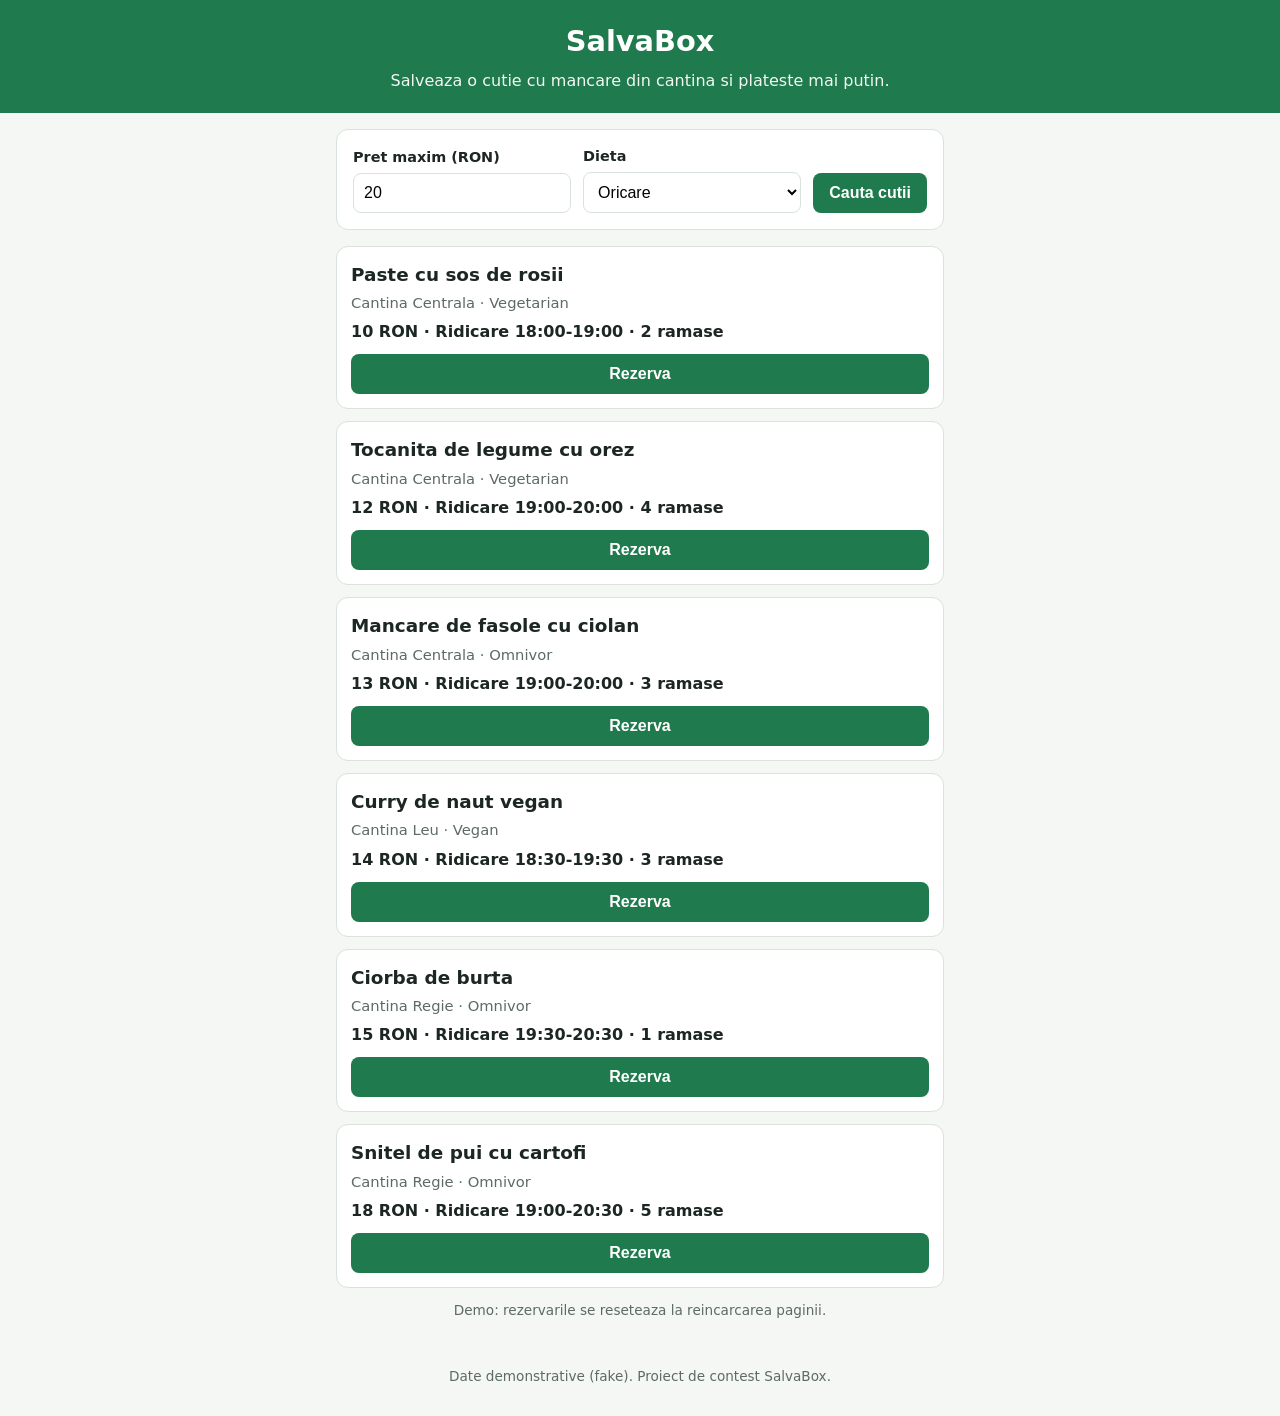
<file: docs/index.html>
<!doctype html>
<html lang="ro">
<head>
  <meta charset="utf-8">
  <meta name="viewport" content="width=device-width, initial-scale=1">
  <title>SalvaBox</title>
  <link rel="stylesheet" href="style.css">
</head>
<body>
  <header class="app-header">
    <h1 class="app-title">SalvaBox</h1>
    <p class="tagline">Salveaza o cutie cu mancare din cantina si plateste mai putin.</p>
  </header>

  <main class="app-main">
    <form id="filterForm" class="filters" autocomplete="off">
      <div class="field">
        <label for="maxPrice">Pret maxim (RON)</label>
        <input type="number" id="maxPrice" name="maxPrice" min="0" step="1" value="20" inputmode="numeric">
      </div>
      <div class="field">
        <label for="diet">Dieta</label>
        <select id="diet" name="diet">
          <option value="oricare">Oricare</option>
          <option value="vegetarian">Vegetarian</option>
          <option value="vegan">Vegan</option>
        </select>
      </div>
      <button type="submit" id="searchBtn" class="btn">Cauta cutii</button>
    </form>

    <section id="reservation" class="reservation" hidden></section>

    <p id="emptyState" class="empty-state" hidden>Nicio cutie pentru filtrul ales. Mareste pretul sau schimba dieta.</p>

    <ul id="results" class="results" aria-live="polite"></ul>

    <p id="demoReset" class="demo-reset">Demo: rezervarile se reseteaza la reincarcarea paginii.</p>
  </main>

  <footer class="app-footer">
    <p>Date demonstrative (fake). Proiect de contest SalvaBox.</p>
  </footer>

  <script src="app.js"></script>
</body>
</html>
</file>
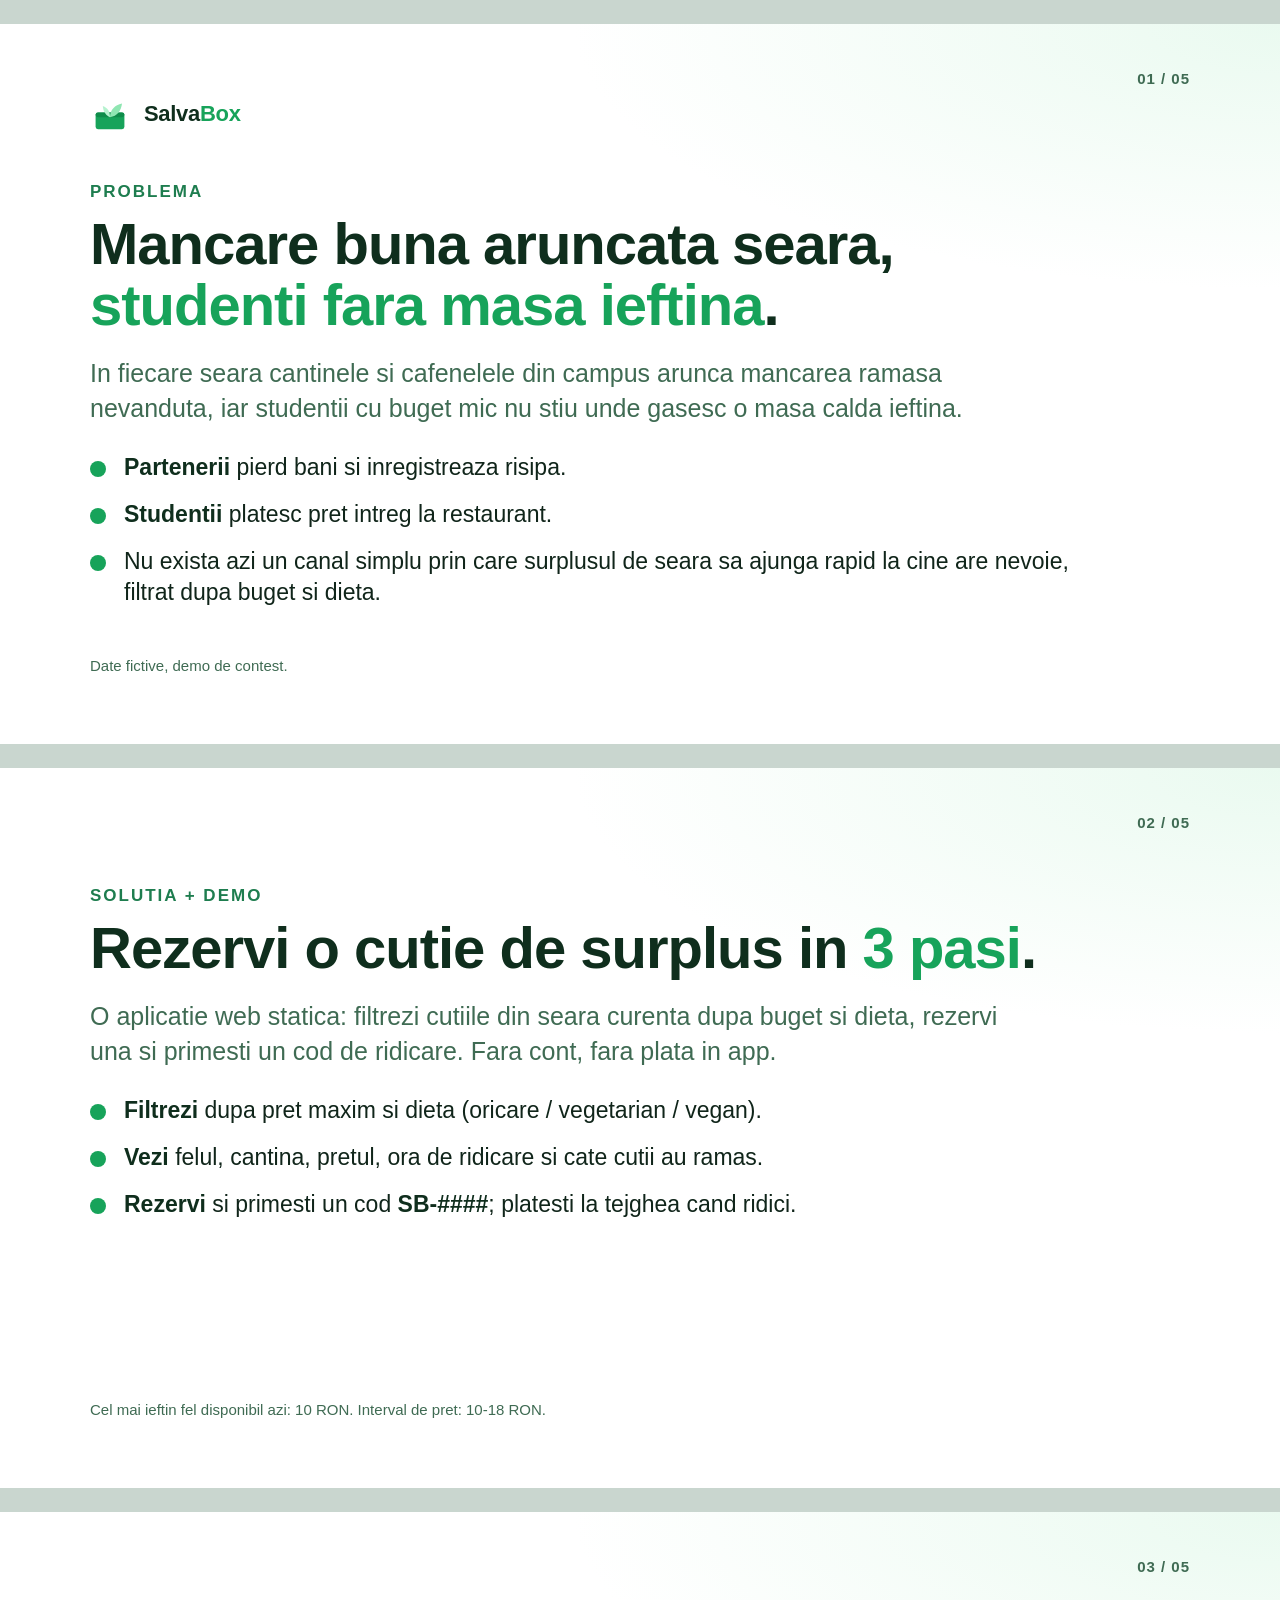
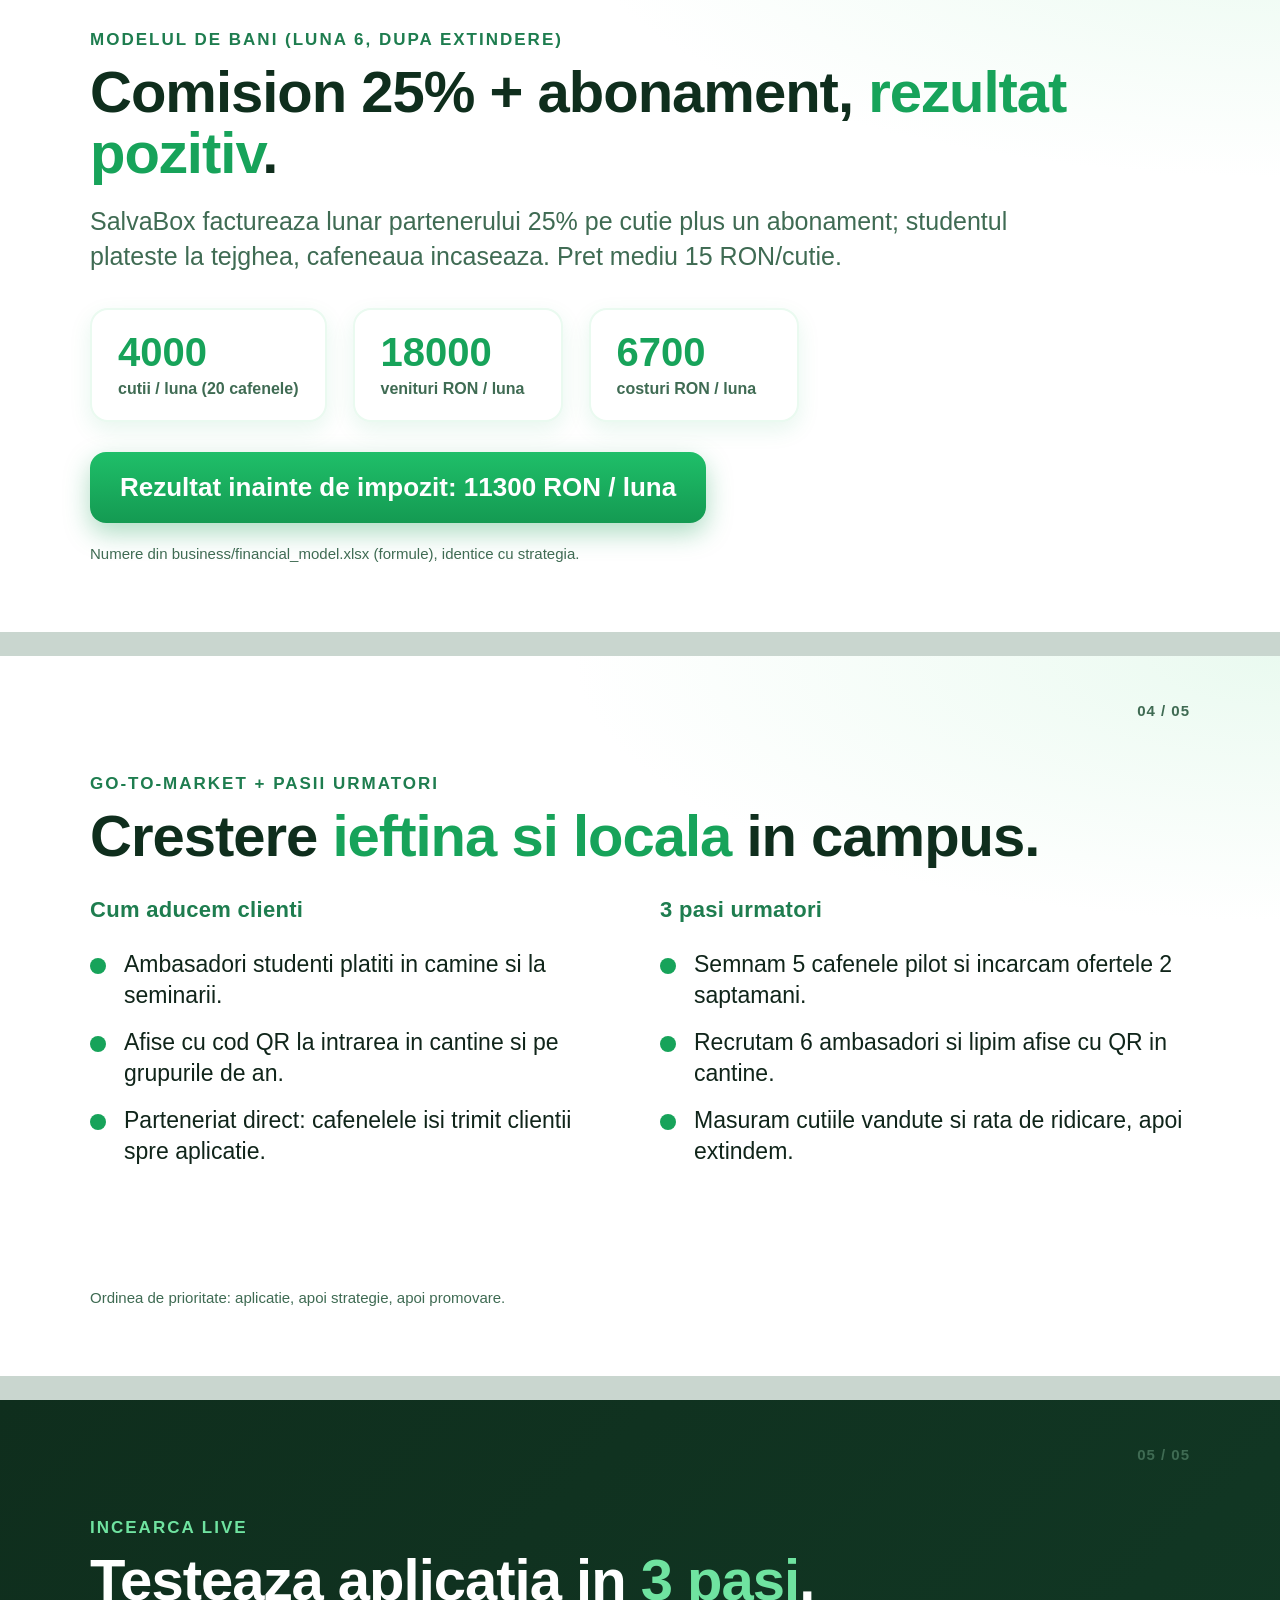
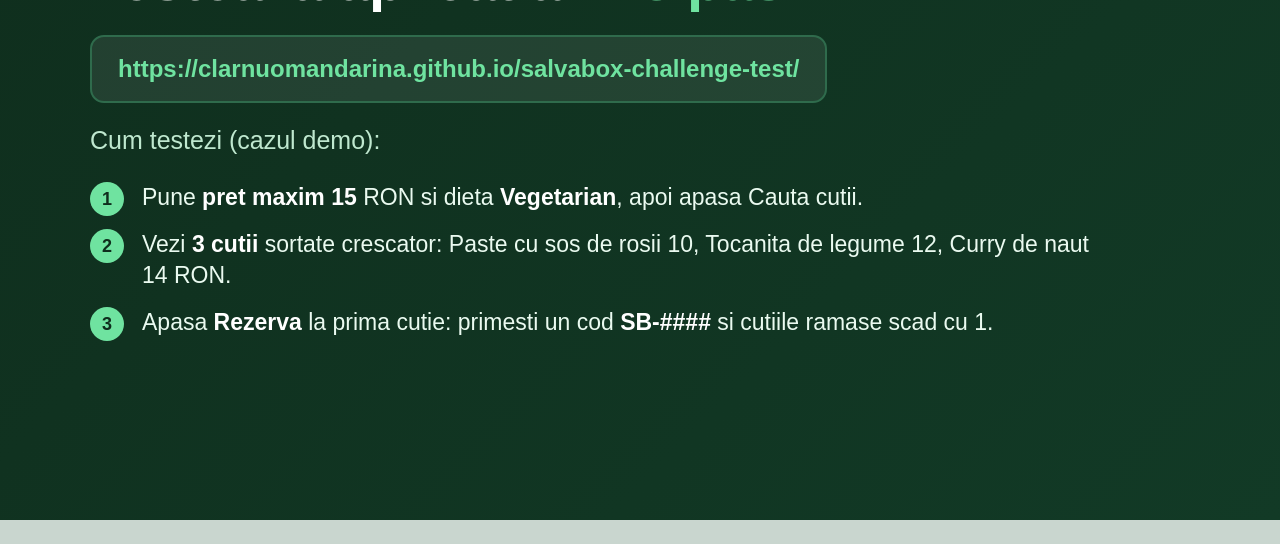
<file: business/pitch.html>
<!doctype html>
<html lang="ro">
<head>
<meta charset="utf-8">
<meta name="viewport" content="width=device-width, initial-scale=1">
<title>SalvaBox - Pitch (5 slides)</title>
<style>
  :root {
    --green: #1e7d4f;
    --green-dark: #0f2e1d;
    --green-mid: #17a35a;
    --green-soft: #eafaf0;
    --ink: #10251a;
    --muted: #3f6b53;
  }
  @page { size: 1280px 720px; margin: 0 }
  * { margin: 0; padding: 0; box-sizing: border-box }
  html, body {
    background: #c9d6cf;
    font-family: "Segoe UI", "Helvetica Neue", Arial, sans-serif;
    color: var(--ink);
    -webkit-print-color-adjust: exact;
    print-color-adjust: exact;
  }
  .deck { display: flex; flex-direction: column; align-items: center; gap: 24px; padding: 24px 0 }
  .slide {
    position: relative;
    width: 1280px;
    height: 720px;
    overflow: hidden;
    background:
      radial-gradient(120% 80% at 100% 0%, var(--green-soft) 0%, #ffffff 46%),
      linear-gradient(180deg, #ffffff 0%, #f3fbf6 100%);
    padding: 70px 90px;
    display: flex;
    flex-direction: column;
    break-after: page;
    -webkit-print-color-adjust: exact;
    print-color-adjust: exact;
  }
  .slide:last-child { break-after: auto }
  .brand {
    display: flex; align-items: center; gap: 14px;
    font-size: 22px; font-weight: 800; letter-spacing: -0.3px; color: var(--green-dark);
  }
  .brand .mark { width: 40px; height: 40px; flex: 0 0 auto }
  .brand .accent { color: var(--green-mid) }
  .slide-no {
    position: absolute; top: 46px; right: 90px;
    font-size: 15px; font-weight: 700; color: var(--muted);
    letter-spacing: 1px;
  }
  .kicker {
    margin-top: 48px;
    font-size: 17px; font-weight: 700; text-transform: uppercase;
    letter-spacing: 2px; color: var(--green);
  }
  h1 {
    margin-top: 12px;
    font-size: 58px; font-weight: 800; line-height: 1.05;
    letter-spacing: -1px; color: var(--green-dark); max-width: 1000px;
  }
  h1 .hl { color: var(--green-mid) }
  .lead { margin-top: 20px; font-size: 25px; line-height: 1.4; color: var(--muted); max-width: 940px }
  ul { margin-top: 26px; list-style: none }
  li {
    position: relative; padding-left: 34px; margin-bottom: 16px;
    font-size: 23px; line-height: 1.35; color: var(--ink); max-width: 1000px;
  }
  li::before {
    content: ""; position: absolute; left: 0; top: 9px;
    width: 16px; height: 16px; border-radius: 50%;
    background: var(--green-mid);
  }
  li strong { color: var(--green-dark) }
  .cols { display: flex; gap: 40px; margin-top: 30px; flex: 1 1 auto }
  .col { flex: 1 1 0 }
  .col h2 { font-size: 22px; color: var(--green); margin-bottom: 14px; letter-spacing: .3px }

  .stat-row { display: flex; gap: 26px; margin-top: 34px; flex-wrap: wrap }
  .stat {
    background: #ffffff; border: 2px solid var(--green-soft);
    border-radius: 18px; padding: 22px 26px; min-width: 210px;
    box-shadow: 0 8px 22px rgba(23,163,90,.10);
  }
  .stat .n { font-size: 40px; font-weight: 800; color: var(--green-mid); line-height: 1 }
  .stat .l { margin-top: 8px; font-size: 16px; color: var(--muted); font-weight: 600 }
  .result {
    margin-top: 30px; align-self: flex-start;
    background: linear-gradient(180deg, #1fbf69 0%, #149a52 100%);
    color: #fff; border-radius: 16px; padding: 20px 30px;
    font-size: 26px; font-weight: 800;
    box-shadow: 0 10px 26px rgba(20,154,82,.35);
  }
  .note { margin-top: auto; font-size: 15px; color: var(--muted) }

  .demo-slide { background: linear-gradient(135deg, var(--green-dark) 0%, #123a26 100%); color: #eafaf0 }
  .demo-slide .kicker { color: #6fe3a0 }
  .demo-slide h1 { color: #ffffff }
  .demo-slide h1 .hl { color: #6fe3a0 }
  .demo-slide .lead { color: #bfe8cf }
  .demo-slide li { color: #eafaf0 }
  .demo-slide li strong { color: #ffffff }
  .demo-slide li::before { background: #6fe3a0 }
  .url-box {
    margin-top: 24px; align-self: flex-start;
    background: rgba(255,255,255,.08);
    border: 2px solid #2f6b4c; border-radius: 14px;
    padding: 18px 26px; font-size: 24px; font-weight: 700; color: #6fe3a0;
    word-break: break-all;
  }
  .url-box a { color: inherit; text-decoration: none }
  ol { margin-top: 24px; padding-left: 0; list-style: none; counter-reset: step }
  ol li {
    position: relative; padding-left: 52px; margin-bottom: 16px;
    font-size: 23px; line-height: 1.35; counter-increment: step;
  }
  ol li::before {
    content: counter(step); position: absolute; left: 0; top: 0;
    width: 34px; height: 34px; border-radius: 50%;
    background: #6fe3a0; color: var(--green-dark);
    font-size: 18px; font-weight: 800; text-align: center; line-height: 34px;
  }

  /* Print: one .slide == exactly one 1280x720 page, no wrapper spacing. */
  @media print {
    html, body { background: #ffffff }
    .deck { display: block; gap: 0; padding: 0 }
    .slide {
      margin: 0;
      width: 1280px;
      height: 720px;
      page-break-after: always;
      break-after: page;
    }
    .slide:last-child { page-break-after: auto; break-after: auto }
  }
</style>
</head>
<body>
<div class="deck">

  <!-- Slide 1: Problema -->
  <section class="slide">
    <div class="brand">
      <svg class="mark" viewBox="0 0 100 100" role="img" aria-label="Sigla SalvaBox">
        <rect x="14" y="46" width="72" height="42" rx="6" fill="#17a35a"/>
        <rect x="14" y="46" width="72" height="12" rx="6" fill="#0f8c4a"/>
        <path d="M50 58 C50 40 62 28 80 24 C78 42 68 56 50 58 Z" fill="#8fe6b2"/>
        <path d="M50 58 C50 44 44 34 32 30 C33 44 40 54 50 58 Z" fill="#b6f2cf"/>
      </svg>
      <span class="word">Salva<span class="accent">Box</span></span>
    </div>
    <span class="slide-no">01 / 05</span>
    <p class="kicker">Problema</p>
    <h1>Mancare buna aruncata seara, <span class="hl">studenti fara masa ieftina</span>.</h1>
    <p class="lead">In fiecare seara cantinele si cafenelele din campus arunca mancarea ramasa nevanduta, iar studentii cu buget mic nu stiu unde gasesc o masa calda ieftina.</p>
    <ul>
      <li><strong>Partenerii</strong> pierd bani si inregistreaza risipa.</li>
      <li><strong>Studentii</strong> platesc pret intreg la restaurant.</li>
      <li>Nu exista azi un canal simplu prin care surplusul de seara sa ajunga rapid la cine are nevoie, filtrat dupa buget si dieta.</li>
    </ul>
    <p class="note">Date fictive, demo de contest.</p>
  </section>

  <!-- Slide 2: Solutia + demo -->
  <section class="slide">
    <span class="slide-no">02 / 05</span>
    <p class="kicker">Solutia + demo</p>
    <h1>Rezervi o cutie de surplus in <span class="hl">3 pasi</span>.</h1>
    <p class="lead">O aplicatie web statica: filtrezi cutiile din seara curenta dupa buget si dieta, rezervi una si primesti un cod de ridicare. Fara cont, fara plata in app.</p>
    <ul>
      <li><strong>Filtrezi</strong> dupa pret maxim si dieta (oricare / vegetarian / vegan).</li>
      <li><strong>Vezi</strong> felul, cantina, pretul, ora de ridicare si cate cutii au ramas.</li>
      <li><strong>Rezervi</strong> si primesti un cod <strong>SB-####</strong>; platesti la tejghea cand ridici.</li>
    </ul>
    <p class="note">Cel mai ieftin fel disponibil azi: 10 RON. Interval de pret: 10-18 RON.</p>
  </section>

  <!-- Slide 3: Bani -->
  <section class="slide">
    <span class="slide-no">03 / 05</span>
    <p class="kicker">Modelul de bani (luna 6, dupa extindere)</p>
    <h1>Comision 25% + abonament, <span class="hl">rezultat pozitiv</span>.</h1>
    <p class="lead">SalvaBox factureaza lunar partenerului 25% pe cutie plus un abonament; studentul plateste la tejghea, cafeneaua incaseaza. Pret mediu 15 RON/cutie.</p>
    <div class="stat-row">
      <div class="stat"><div class="n">4000</div><div class="l">cutii / luna (20 cafenele)</div></div>
      <div class="stat"><div class="n">18000</div><div class="l">venituri RON / luna</div></div>
      <div class="stat"><div class="n">6700</div><div class="l">costuri RON / luna</div></div>
    </div>
    <div class="result">Rezultat inainte de impozit: 11300 RON / luna</div>
    <p class="note">Numere din business/financial_model.xlsx (formule), identice cu strategia.</p>
  </section>

  <!-- Slide 4: Go-to-market + next steps -->
  <section class="slide">
    <span class="slide-no">04 / 05</span>
    <p class="kicker">Go-to-market + pasii urmatori</p>
    <h1>Crestere <span class="hl">ieftina si locala</span> in campus.</h1>
    <div class="cols">
      <div class="col">
        <h2>Cum aducem clienti</h2>
        <ul>
          <li>Ambasadori studenti platiti in camine si la seminarii.</li>
          <li>Afise cu cod QR la intrarea in cantine si pe grupurile de an.</li>
          <li>Parteneriat direct: cafenelele isi trimit clientii spre aplicatie.</li>
        </ul>
      </div>
      <div class="col">
        <h2>3 pasi urmatori</h2>
        <ul>
          <li>Semnam 5 cafenele pilot si incarcam ofertele 2 saptamani.</li>
          <li>Recrutam 6 ambasadori si lipim afise cu QR in cantine.</li>
          <li>Masuram cutiile vandute si rata de ridicare, apoi extindem.</li>
        </ul>
      </div>
    </div>
    <p class="note">Ordinea de prioritate: aplicatie, apoi strategie, apoi promovare.</p>
  </section>

  <!-- Slide 5: Live URL + cum testezi -->
  <section class="slide demo-slide">
    <span class="slide-no">05 / 05</span>
    <p class="kicker">Incearca live</p>
    <h1>Testeaza aplicatia in <span class="hl">3 pasi</span>.</h1>
    <div class="url-box"><a href="https://clarnuomandarina.github.io/salvabox-challenge-test/">https://clarnuomandarina.github.io/salvabox-challenge-test/</a></div>
    <p class="lead">Cum testezi (cazul demo):</p>
    <ol>
      <li>Pune <strong>pret maxim 15</strong> RON si dieta <strong>Vegetarian</strong>, apoi apasa Cauta cutii.</li>
      <li>Vezi <strong>3 cutii</strong> sortate crescator: Paste cu sos de rosii 10, Tocanita de legume 12, Curry de naut 14 RON.</li>
      <li>Apasa <strong>Rezerva</strong> la prima cutie: primesti un cod <strong>SB-####</strong> si cutiile ramase scad cu 1.</li>
    </ol>
  </section>

</div>
</body>
</html>
</file>
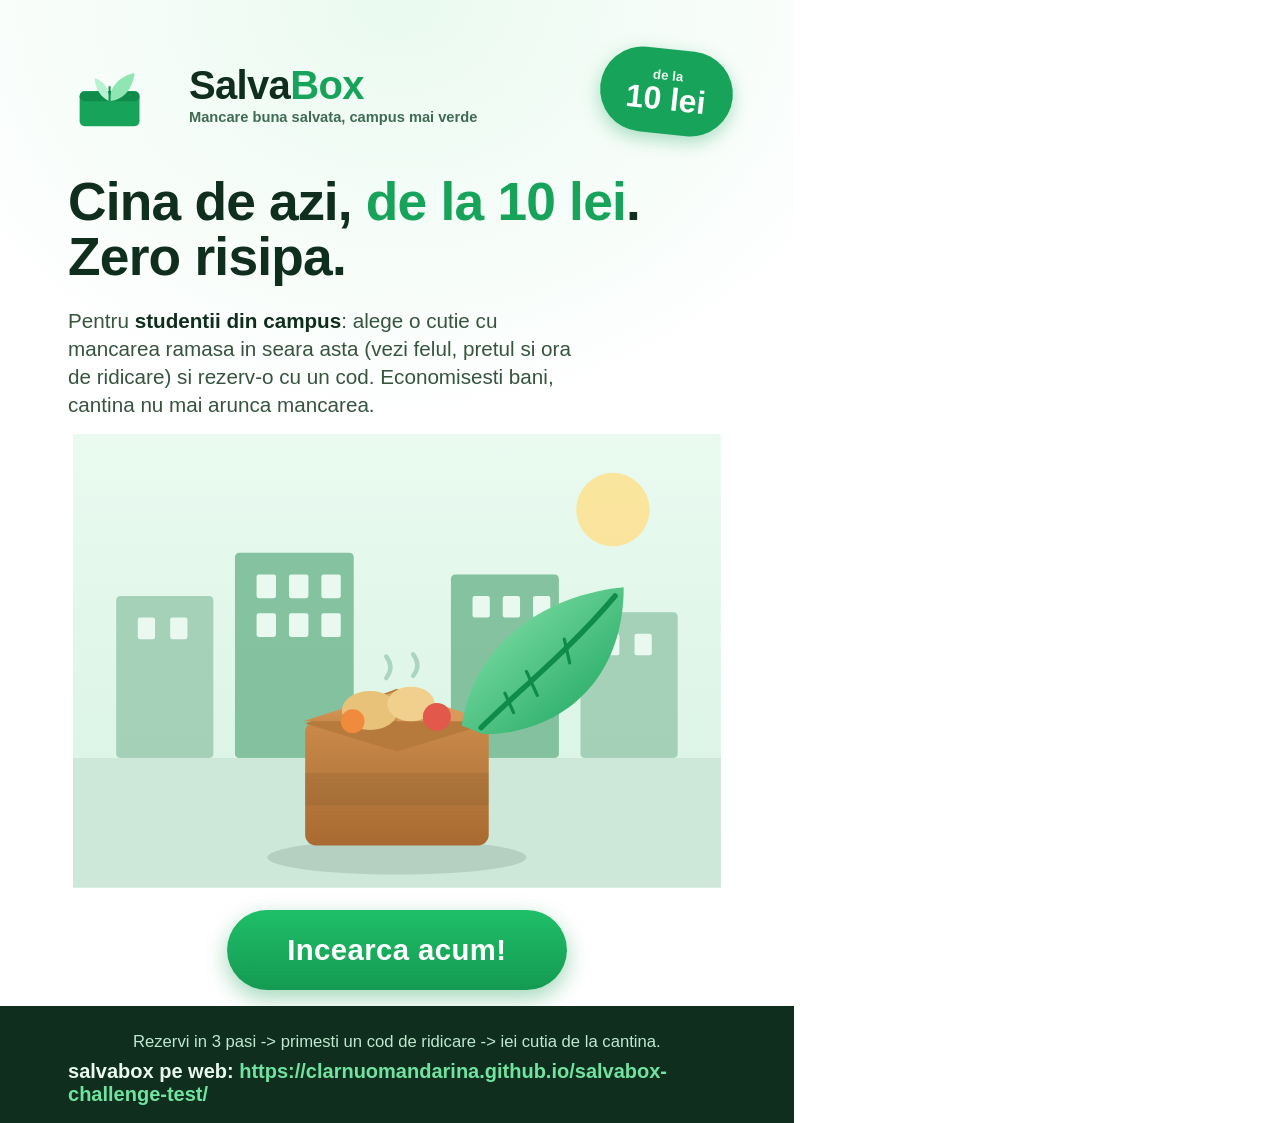
<file: business/poster.html>
<!doctype html>
<html lang="ro">
<head>
<meta charset="utf-8">
<title>SalvaBox - Afis promotional</title>
<style>
  @page { size: A4 portrait; margin: 0 }
  * { margin: 0; padding: 0; box-sizing: border-box }
  html, body { width: 210mm; height: 297mm }
  body {
    font-family: "Segoe UI", "Helvetica Neue", Arial, sans-serif;
    color: #0f2e1d;
    background: #ffffff;
    display: flex;
    flex-direction: column;
  }
  .poster {
    width: 210mm;
    height: 297mm;
    display: flex;
    flex-direction: column;
    position: relative;
    overflow: hidden;
    background:
      radial-gradient(120% 70% at 50% 0%, #eafaf0 0%, #ffffff 55%),
      linear-gradient(180deg, #ffffff 0%, #f3fbf6 100%);
  }
  .brandbar {
    display: flex;
    align-items: center;
    gap: 10mm;
    padding: 14mm 18mm 4mm;
  }
  .brandmark { width: 22mm; height: 22mm; flex: 0 0 auto }
  .brand-text { display: flex; flex-direction: column; line-height: 1.05 }
  .brand-name { font-size: 30pt; font-weight: 800; letter-spacing: -0.5pt; color: #0f2e1d }
  .brand-name .accent { color: #17a35a }
  .brand-tag { font-size: 11pt; font-weight: 600; color: #3f6b53; margin-top: 1mm }

  .headline {
    padding: 6mm 18mm 0;
    font-size: 40pt;
    font-weight: 800;
    line-height: 1.04;
    letter-spacing: -0.6pt;
    color: #0f2e1d;
  }
  .headline .hl-accent { color: #17a35a }
  .subline {
    padding: 6mm 18mm 0;
    font-size: 15.5pt;
    font-weight: 500;
    line-height: 1.35;
    color: #37543f;
    max-width: 175mm;
  }
  .subline strong { color: #0f2e1d; font-weight: 700 }

  .art { flex: 1 1 auto; display: flex; align-items: center; justify-content: center; padding: 4mm 14mm }
  .art svg { width: 100%; height: 100%; max-height: 120mm }

  .pricetag {
    position: absolute;
    top: 13mm;
    right: 16mm;
    background: #17a35a;
    color: #fff;
    border-radius: 999px;
    padding: 5mm 7mm;
    text-align: center;
    box-shadow: 0 6px 18px rgba(23,163,90,.35);
    transform: rotate(6deg);
  }
  .pricetag .p-small { font-size: 10pt; font-weight: 600; opacity: .9; display: block }
  .pricetag .p-big { font-size: 24pt; font-weight: 800; line-height: 1 }

  .cta-wrap { padding: 2mm 18mm 16px; text-align: center }
  .cta {
    display: inline-block;
    background: linear-gradient(180deg, #1fbf69 0%, #149a52 100%);
    color: #ffffff;
    font-size: 22pt;
    font-weight: 800;
    letter-spacing: .3pt;
    padding: 6mm 16mm;
    border-radius: 999px;
    box-shadow: 0 8px 22px rgba(20,154,82,.4);
  }

  .footer {
    margin-top: auto;
    background: #0f2e1d;
    color: #eafaf0;
    padding: 7mm 18mm 9mm;
    display: flex;
    flex-direction: column;
    align-items: center;
    gap: 2mm;
  }
  .footer .pickup { font-size: 12.5pt; font-weight: 500; color: #bfe8cf }
  .footer .url { font-size: 15pt; font-weight: 700 }
  .footer .url a { color: #6fe3a0; text-decoration: none }
</style>
</head>
<body>
  <main class="poster">
    <div class="brandbar">
      <!-- Brandmark: leaf growing from a box -->
      <svg class="brandmark" viewBox="0 0 100 100" role="img" aria-label="Sigla SalvaBox: o frunza dintr-o cutie">
        <rect x="14" y="46" width="72" height="42" rx="6" fill="#17a35a"/>
        <rect x="14" y="46" width="72" height="12" rx="6" fill="#0f8c4a"/>
        <path d="M50 58 C50 40 62 28 80 24 C78 42 68 56 50 58 Z" fill="#8fe6b2"/>
        <path d="M50 58 C50 44 44 34 32 30 C33 44 40 54 50 58 Z" fill="#b6f2cf"/>
        <path d="M50 58 L50 40" stroke="#0f8c4a" stroke-width="2.4" fill="none"/>
      </svg>
      <div class="brand-text">
        <span class="brand-name">Salva<span class="accent">Box</span></span>
        <span class="brand-tag">Mancare buna salvata, campus mai verde</span>
      </div>
    </div>

    <h1 class="headline">Cina de azi, <span class="hl-accent">de la 10 lei</span>. Zero risipa.</h1>

    <p class="subline">Pentru <strong>studentii din campus</strong>: alege o cutie cu mancarea ramasa in seara asta (vezi felul, pretul si ora de ridicare) si rezerv-o cu un cod. Economisesti bani, cantina nu mai arunca mancarea.</p>

    <div class="art">
      <!-- Illustration: food box + leaf + campus skyline -->
      <svg viewBox="0 0 600 420" role="img" aria-label="Ilustratie: o cutie de mancare cu o frunza, in fata cladirilor campusului">
        <defs>
          <linearGradient id="sky" x1="0" y1="0" x2="0" y2="1">
            <stop offset="0" stop-color="#eafaf0"/>
            <stop offset="1" stop-color="#d6f3e2"/>
          </linearGradient>
          <linearGradient id="boxg" x1="0" y1="0" x2="0" y2="1">
            <stop offset="0" stop-color="#c98a4b"/>
            <stop offset="1" stop-color="#a86a30"/>
          </linearGradient>
          <linearGradient id="lidg" x1="0" y1="0" x2="0" y2="1">
            <stop offset="0" stop-color="#e0a765"/>
            <stop offset="1" stop-color="#c98a4b"/>
          </linearGradient>
          <linearGradient id="leafg" x1="0" y1="0" x2="1" y2="1">
            <stop offset="0" stop-color="#8fe6b2"/>
            <stop offset="1" stop-color="#17a35a"/>
          </linearGradient>
        </defs>

        <!-- sky -->
        <rect x="0" y="0" width="600" height="420" fill="url(#sky)"/>
        <circle cx="500" cy="70" r="34" fill="#ffe08a" opacity="0.8"/>

        <!-- campus skyline -->
        <g opacity="0.9">
          <rect x="40" y="150" width="90" height="150" rx="4" fill="#9fcdb4"/>
          <rect x="150" y="110" width="110" height="190" rx="4" fill="#7bbd98"/>
          <rect x="350" y="130" width="100" height="170" rx="4" fill="#7bbd98"/>
          <rect x="470" y="165" width="90" height="135" rx="4" fill="#9fcdb4"/>
          <!-- clock-tower windows -->
          <g fill="#eafaf0">
            <rect x="170" y="130" width="18" height="22" rx="2"/>
            <rect x="200" y="130" width="18" height="22" rx="2"/>
            <rect x="230" y="130" width="18" height="22" rx="2"/>
            <rect x="170" y="166" width="18" height="22" rx="2"/>
            <rect x="200" y="166" width="18" height="22" rx="2"/>
            <rect x="230" y="166" width="18" height="22" rx="2"/>
            <rect x="370" y="150" width="16" height="20" rx="2"/>
            <rect x="398" y="150" width="16" height="20" rx="2"/>
            <rect x="426" y="150" width="16" height="20" rx="2"/>
            <rect x="60" y="170" width="16" height="20" rx="2"/>
            <rect x="90" y="170" width="16" height="20" rx="2"/>
            <rect x="490" y="185" width="16" height="20" rx="2"/>
            <rect x="520" y="185" width="16" height="20" rx="2"/>
          </g>
        </g>

        <!-- ground -->
        <rect x="0" y="300" width="600" height="120" fill="#cde7d8"/>

        <!-- food box -->
        <g transform="translate(205 196)">
          <!-- shadow -->
          <ellipse cx="95" cy="196" rx="120" ry="16" fill="#0f2e1d" opacity="0.12"/>
          <!-- box body -->
          <rect x="10" y="70" width="170" height="115" rx="10" fill="url(#boxg)"/>
          <!-- open lid back -->
          <path d="M10 72 L95 40 L180 72 L95 98 Z" fill="#b57a3c"/>
          <!-- open lid front flap -->
          <path d="M8 70 L95 42 L95 70 Z" fill="url(#lidg)"/>
          <path d="M182 70 L95 42 L95 70 Z" fill="#d79a5a"/>
          <!-- box front band -->
          <rect x="10" y="118" width="170" height="30" fill="#0f2e1d" opacity="0.08"/>
          <!-- food peeking out: bread + veg -->
          <ellipse cx="70" cy="60" rx="26" ry="18" fill="#e9c27a"/>
          <ellipse cx="108" cy="54" rx="22" ry="16" fill="#f0d08c"/>
          <circle cx="132" cy="66" r="13" fill="#e2584b"/>
          <circle cx="54" cy="70" r="11" fill="#f08a3c"/>
          <!-- little steam lines -->
          <g stroke="#9fcdb4" stroke-width="4" stroke-linecap="round" fill="none" opacity="0.8">
            <path d="M85 30 q8 -10 0 -20"/>
            <path d="M110 28 q8 -10 0 -20"/>
          </g>
        </g>

        <!-- big leaf -->
        <g transform="translate(360 150)">
          <path d="M0 120 C10 50 70 0 150 -8 C150 80 90 128 20 128 Z" fill="url(#leafg)"/>
          <path d="M18 122 C50 90 100 50 142 0" stroke="#0f8c4a" stroke-width="5" fill="none" stroke-linecap="round"/>
          <path d="M70 92 L60 70 M100 62 L95 40 M48 108 L40 90" stroke="#0f8c4a" stroke-width="3" fill="none" stroke-linecap="round"/>
        </g>
      </svg>
    </div>

    <div class="pricetag">
      <span class="p-small">de la</span>
      <span class="p-big">10 lei</span>
    </div>

    <div class="cta-wrap">
      <span class="cta">Incearca acum!</span>
    </div>

    <footer class="footer">
      <span class="pickup">Rezervi in 3 pasi -&gt; primesti un cod de ridicare -&gt; iei cutia de la cantina.</span>
      <span class="url">salvabox pe web: <a href="https://clarnuomandarina.github.io/salvabox-challenge-test/">https://clarnuomandarina.github.io/salvabox-challenge-test/</a></span>
    </footer>
  </main>
</body>
</html>
</file>
<file: docs/style.css>
:root {
  --green: #1f7a4d;
  --green-dark: #14583a;
  --bg: #f4f7f3;
  --card: #ffffff;
  --text: #1c2622;
  --muted: #5c6b63;
  --border: #d9e2db;
}

* { box-sizing: border-box; }

body {
  margin: 0;
  font-family: system-ui, -apple-system, Segoe UI, Roboto, Arial, sans-serif;
  background: var(--bg);
  color: var(--text);
  line-height: 1.5;
}

.app-header {
  background: var(--green);
  color: #fff;
  padding: 20px 16px;
  text-align: center;
}

.app-title { margin: 0; font-size: 1.8rem; }
.tagline { margin: 6px 0 0; font-size: 1rem; opacity: 0.95; overflow-wrap: anywhere; }

.app-main {
  max-width: 640px;
  margin: 0 auto;
  padding: 16px;
}

.filters {
  display: flex;
  flex-wrap: wrap;
  gap: 12px;
  align-items: flex-end;
  background: var(--card);
  border: 1px solid var(--border);
  border-radius: 12px;
  padding: 16px;
}

.field { display: flex; flex-direction: column; flex: 1 1 140px; min-width: 0; max-width: 100%; }
.field label { font-weight: 600; margin-bottom: 4px; font-size: 0.9rem; }

.field input,
.field select {
  padding: 10px;
  font-size: 1rem;
  border: 1px solid var(--border);
  border-radius: 8px;
  background: #fff;
  min-width: 0;
  max-width: 100%;
}

.btn {
  padding: 11px 16px;
  font-size: 1rem;
  font-weight: 600;
  color: #fff;
  background: var(--green);
  border: none;
  border-radius: 8px;
  cursor: pointer;
}

.btn:hover { background: var(--green-dark); }

.results {
  list-style: none;
  padding: 0;
  margin: 16px 0 0;
  display: grid;
  gap: 12px;
}

.box-card {
  background: var(--card);
  border: 1px solid var(--border);
  border-radius: 12px;
  padding: 14px;
}

.box-dish { margin: 0 0 4px; font-size: 1.15rem; }
.box-meta { margin: 0; color: var(--muted); font-size: 0.92rem; }
.box-info { margin: 6px 0 10px; font-weight: 600; }
.btn-reserve { width: 100%; }

.reservation {
  margin-top: 16px;
  background: #e6f4ec;
  border: 1px solid var(--green);
  border-radius: 12px;
  padding: 14px;
}

.reservation h2 { margin: 0 0 6px; color: var(--green-dark); }
.res-code { font-size: 1.3rem; font-weight: 700; letter-spacing: 1px; margin: 4px 0; }

.empty-state {
  margin-top: 16px;
  padding: 14px;
  background: #fff6e6;
  border: 1px solid #e0c58a;
  border-radius: 12px;
  text-align: center;
}

.app-footer {
  text-align: center;
  color: var(--muted);
  font-size: 0.85rem;
  padding: 16px;
}

.demo-reset {
  margin: 12px 0 0;
  color: var(--muted);
  font-size: 0.85rem;
  text-align: center;
  overflow-wrap: anywhere;
}

@media (max-width: 430px) {
  .filters { flex-direction: column; align-items: stretch; }
  .field { flex: 0 0 auto; width: 100%; max-width: 100%; min-width: 0; }
  .field input,
  .field select {
    width: 100%;
    max-width: 100%;
    min-width: 0;
  }
  .btn { width: 100%; }
  .app-title { font-size: 1.5rem; }
}
</file>
